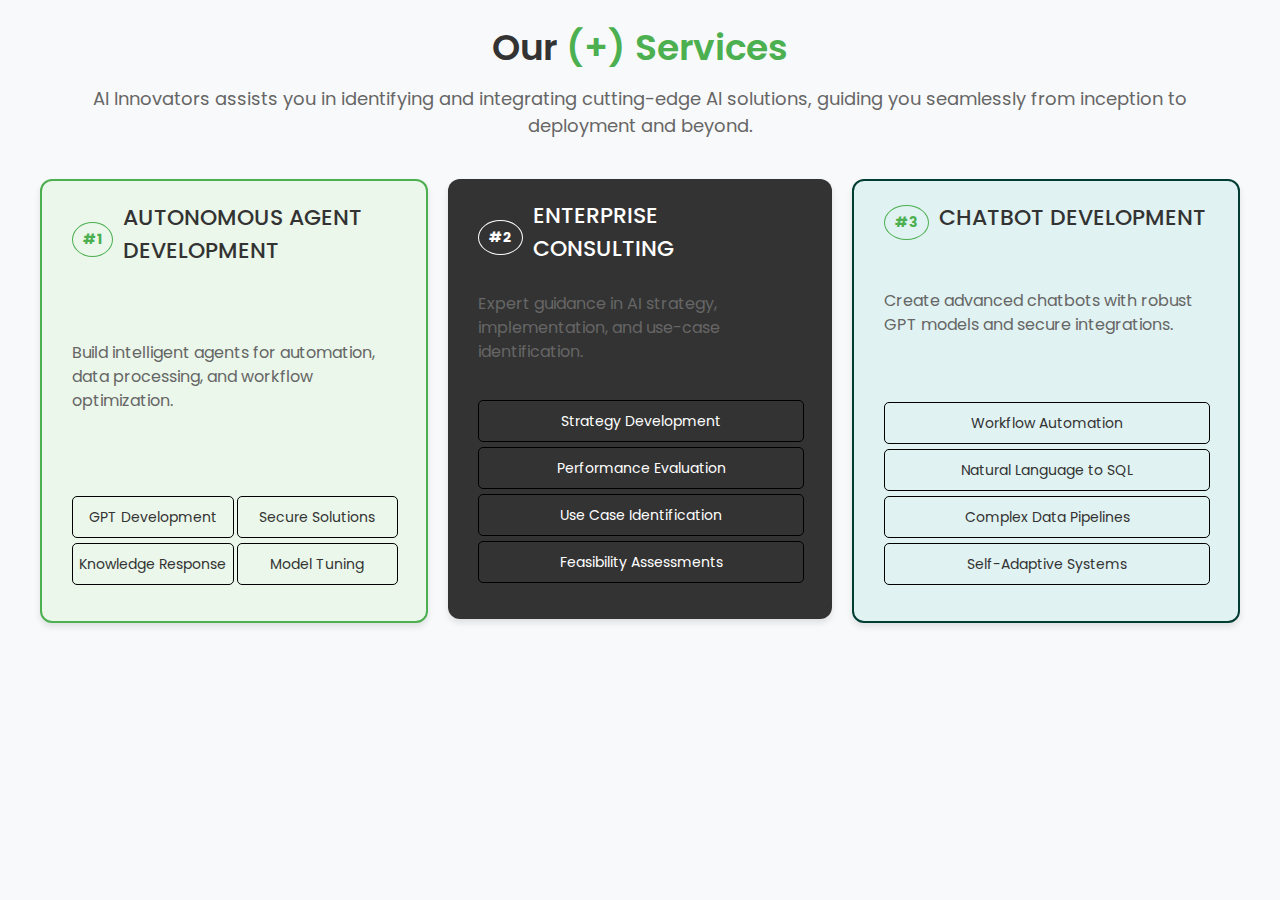
<file: ai.html>
<!DOCTYPE html>
<html lang="en">
<head>
  <meta charset="UTF-8">
  <meta name="viewport" content="width=device-width, initial-scale=1.0">
  <title>Our Services</title>
  <link href="https://fonts.googleapis.com/css2?family=Poppins:wght@400;500;600&display=swap" rel="stylesheet">
  <style>
    /* Global styles */
    body {
      margin: 0;
      font-family: 'Poppins', sans-serif;
      background-color: #f8f9fa;
      color: #333;
    }
    h1, h3 {
      margin: 0;
    }
    a {
      text-decoration: none;
      color: inherit;
    }
    .container {
      max-width: 1200px;
      margin: 0 auto;
      padding: 20px;
    }

    /* Header styles */
    .services-header {
      text-align: center;
      margin-bottom: 40px;
    }
    .services-header h1 {
      font-size: 36px;
      font-weight: 600;
    }
    .services-header p {
      font-size: 18px;
      font-weight: 400;
      color: #666;
      margin-top: 10px;
    }

    /* Services section */
    .services-grid {
      display: flex;
      gap: 20px; /* Increased gap between cards */
      justify-content: center;
      flex-wrap: wrap; /* Allow wrapping on smaller screens */
    }
    .services-card {
      flex: 1;
      border-radius: 12px;
      padding: 20px 30px;
      display: flex;
      flex-direction: column;
      justify-content: space-between;
      align-items: flex-start;
      box-shadow: 0 4px 6px rgba(0, 0, 0, 0.1);
      background: #ffffff;
      transition: transform 0.8s cubic-bezier(0.4, 0.0, 0.2, 1), box-shadow 0.8s ease; /* Slower pop effect */
      height: 400px; /* Adjusted card height to make them longer */
      max-width: 480px; /* Max width for all cards */
    }
    .services-card:hover {
      transform: translateY(-8px) scale(1.02); /* Subtle pop effect */
      box-shadow: 0 10px 20px rgba(0, 0, 0, 0.2);
    }
    .services-card:nth-child(1) {
      border: 2px solid #4caf50;
      background: #eaf7ea;
    }
    .services-card:nth-child(2) {
      background: #333;
      color: #fff;
    }
    .services-card:nth-child(3) {
      border: 2px solid #003d33;
      background: #e0f2f1;
    }

    /* Card content */
    .services-card-header {
      display: flex;
      align-items: center;
      gap: 10px;
    }
    .card-number {
      font-size: 14px;
      font-weight: bold;
      color: #4caf50;
      padding: 6px 10px;
      border-radius: 50%;
      border: 1px solid #4caf50;
    }
    .services-card h3 {
      font-size: 22px;
      font-weight: 500;
      margin-bottom: 10px;
    }
    .services-description {
      font-size: 16px;
      line-height: 1.5;
      color: #666;
      margin-bottom: 20px;
    }

    /* Services List */
    .services-list {
      list-style: none;
      padding: 0;
      display: flex;
      flex-direction: column;
      gap: 5px; /* Thin gap between buttons */
      width: 100%;
    }
    .services-list a {
      display: block;
      width: 100%; /* Full width of the container */
      text-align: center;
      padding: 12px 0; /* Adjusted padding */
      border: 1px solid #000;
      border-radius: 5px;
      font-size: 14px; /* Adjusted font size */
      line-height: 16px; /* Adjusted line height */
      transition: transform 0.2s;
      background-color: #3898ec00; /* Transparent background */
    }
    .services-list a:hover {
      background-color: rgba(0, 0, 0, 0.05);
      border-color: rgba(0, 0, 0, 0.3);
      transform: translateY(-3px); /* Subtle lift effect for buttons */
    }

    /* For the first card, buttons are displayed in two rows */
    .services-card:nth-child(1) .services-list {
      display: grid;
      grid-template-columns: 1fr 1fr; /* Two buttons per row */
      gap: 5px; /* Thin gap between buttons */
    }

    /* Responsive styles */
    @media screen and (max-width: 991px) {
      .services-grid {
        flex-direction: column;
        align-items: center;
      }
      .services-card {
        width: 100%;
        height: auto;
        margin: 10px 0;
        padding: 20px;
      }
      .services-list a {
        width: 100%;
      }
    }
  </style>
</head>
<body>
  <div class="container">
    <header class="services-header">
      <h1>Our <span style="color: #4caf50;">(+) Services</span></h1>
      <p>AI Innovators assists you in identifying and integrating cutting-edge AI solutions, guiding you seamlessly from inception to deployment and beyond.</p>
    </header>
    <div class="services-grid">
      <!-- Card 1 (Buttons in two rows) -->
      <div class="services-card">
        <div class="services-card-header">
          <span class="card-number">#1</span>
          <h3>AUTONOMOUS AGENT DEVELOPMENT</h3>
        </div>
        <p class="services-description">Build intelligent agents for automation, data processing, and workflow optimization.</p>
        <ul class="services-list">
          <li><a href="#">GPT Development</a></li>
          <li><a href="#">Secure Solutions</a></li>
          <li><a href="#">Knowledge Response</a></li>
          <li><a href="#">Model Tuning</a></li>
        </ul>
      </div>
      <!-- Card 2 -->
      <div class="services-card">
        <div class="services-card-header">
          <span class="card-number" style="color: #fff; border-color: #fff;">#2</span>
          <h3>ENTERPRISE CONSULTING</h3>
        </div>
        <p class="services-description">Expert guidance in AI strategy, implementation, and use-case identification.</p>
        <ul class="services-list">
          <li><a href="#">Strategy Development</a></li>
          <li><a href="#">Performance Evaluation</a></li>
          <li><a href="#">Use Case Identification</a></li>
          <li><a href="#">Feasibility Assessments</a></li>
        </ul>
      </div>
      <!-- Card 3 -->
      <div class="services-card">
        <div class="services-card-header">
          <span class="card-number">#3</span>
          <h3>CHATBOT DEVELOPMENT</h3>
        </div>
        <p class="services-description">Create advanced chatbots with robust GPT models and secure integrations.</p>
        <ul class="services-list">
          <li><a href="#">Workflow Automation</a></li>
          <li><a href="#">Natural Language to SQL</a></li>
          <li><a href="#">Complex Data Pipelines</a></li>
          <li><a href="#">Self-Adaptive Systems</a></li>
        </ul>
      </div>
    </div>
  </div>
</body>
</html>
</file>
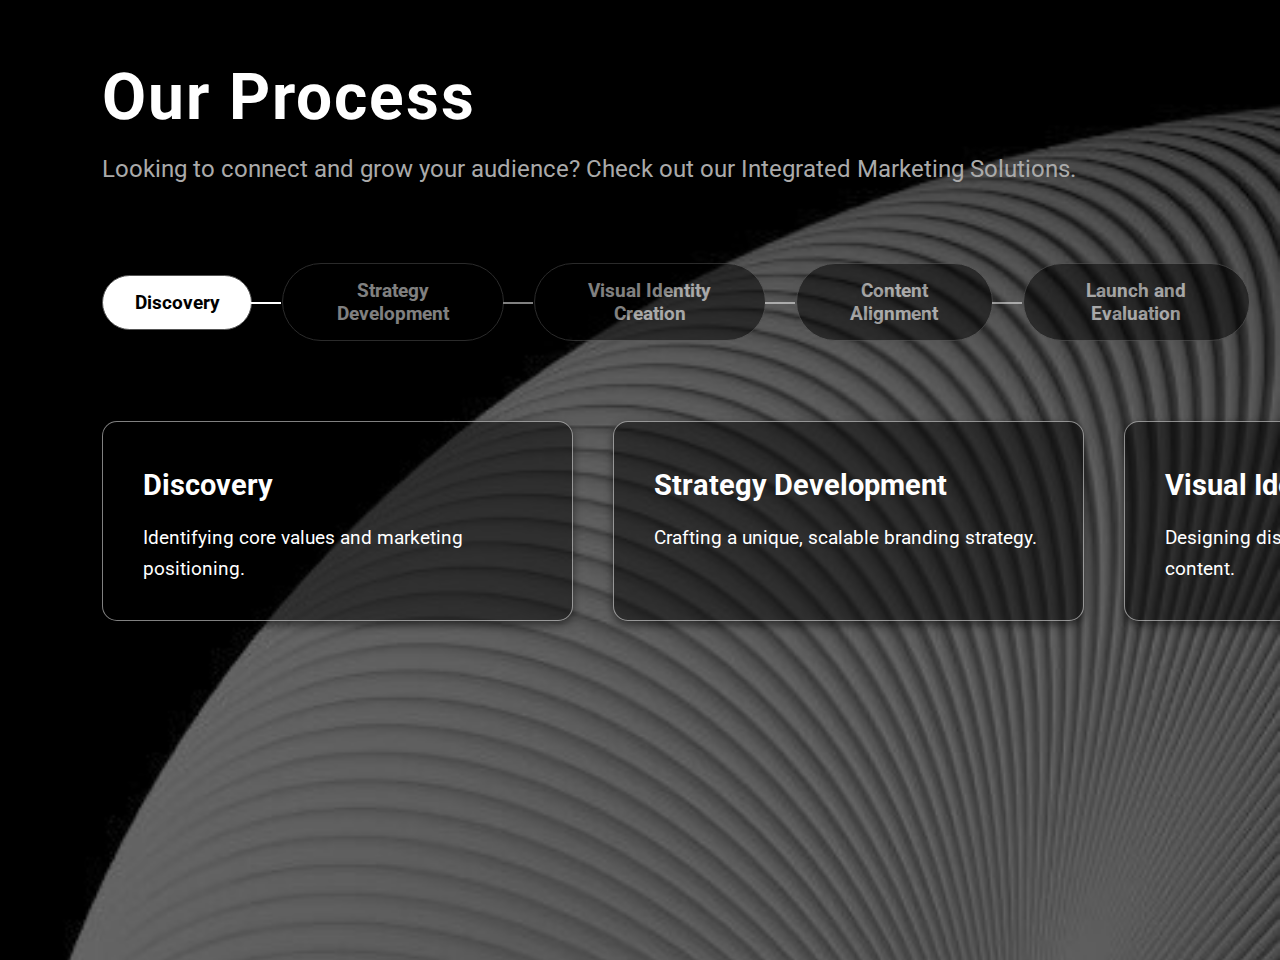
<file: eff.html>
<!DOCTYPE html>
<html lang="en">
<head>
    <meta charset="UTF-8">
    <meta name="viewport" content="width=device-width, initial-scale=1.0">
    <title>Our Process</title>
    <style>
        /* Import Roboto Font */
        @import url('https://fonts.googleapis.com/css2?family=Roboto:wght@400;500;700&display=swap');

        /* General Reset */
        * {
            margin: 0;
            padding: 0;
            box-sizing: border-box;
        }

        /* Body Styling */
        body {
            font-family: 'Roboto', sans-serif;
            background-color: #000;
            color: #fff;
            overflow: hidden;
            background-image: url('asbg.jpg');
            background-position: center top;
            background-size: cover;
            background-attachment: fixed;
            background-repeat: no-repeat;
            height: 100vh;
            transition: background-position 0.1s ease-out;
        }

        /* Title Section */
        .title-section {
            text-align: left;
            margin: 60px auto 20px;
            padding-left: 8%;
        }

        .title-section h1 {
            font-size: 4rem;
            font-weight: bold;
            margin-bottom: 20px;
            letter-spacing: 2px;
        }

        .title-section p {
            font-size: 1.5rem;
            color: #aaa;
        }

        /* Flowchart Container */
        .flowchart-container {
            display: flex;
            align-items: center;
            margin: 80px auto;
            width: 100%;
            padding-left: 8%;
            position: relative;
        }

        .flowchart-item {
            position: relative;
            z-index: 1;
            background: #000;
            border: 1px solid #555;
            border-radius: 50px;
            padding: 15px 30px;
            text-align: center;
            color: #fff;
            font-size: 1.2rem;
            font-weight: bold;
            min-width: 150px;
            margin-right: 30px;
            transition: all 1s cubic-bezier(0.25, 1, 0.5, 1);
            opacity: 0.5;
        }

        .flowchart-item.active {
            background-color: #fff;
            color: #000;
            opacity: 1;
        }

        .flowchart-item:not(:last-child)::after {
            content: "";
            position: absolute;
            top: 50%;
            right: -30px;
            width: 30px;
            height: 2px;
            background: #fff;
            z-index: 0;
        }

        /* Scrollable Content Box Container */
        .scroll-container {
            display: flex;
            gap: 40px;
            padding-left: 8%;
            margin-top: 50px;
            transition: transform 0.5s ease-out;
            width: 100%;
        }

        /* Content Box Styling */
        .content-box {
            flex: 0 0 40%;
            height: 200px;
            background-color: rgba(0, 0, 0, 0.5);
            border: 1px solid rgba(255, 255, 255, 0.5);
            border-radius: 15px;
            padding: 40px;
            box-shadow: 0 4px 8px rgba(0, 0, 0, 0.5);
            text-align: left;
            line-height: 1.6;
            color: #fff;
        }

        .content-box h3 {
            font-size: 1.8rem;
            margin-bottom: 15px;
        }

        .content-box p {
            font-size: 1.2rem;
        }

        /* Mobile Responsiveness */
        @media (max-width: 768px) {
            .flowchart-container {
                flex-direction: column;
                align-items: center;
            }

            .scroll-container {
                flex-direction: column;
                align-items: center;
                padding-left: 0;
            }

            .content-box {
                flex: 0 0 80%;
                margin-bottom: 20px;
            }
        }
    </style>
</head>
<body>
    <!-- Title Section -->
    <div class="title-section">
        <h1>Our Process</h1>
        <p>Looking to connect and grow your audience? Check out our Integrated Marketing Solutions.</p>
    </div>

    <!-- Flowchart -->
    <div class="flowchart-container">
        <div class="flowchart-item active" id="flow-1">Discovery</div>
        <div class="flowchart-item" id="flow-2">Strategy Development</div>
        <div class="flowchart-item" id="flow-3">Visual Identity Creation</div>
        <div class="flowchart-item" id="flow-4">Content Alignment</div>
        <div class="flowchart-item" id="flow-5">Launch and Evaluation</div>
    </div>

    <!-- Scrollable Content Boxes -->
    <div class="scroll-container" id="scroll-container">
        <div class="content-box" data-flow="1">
            <h3>Discovery</h3>
            <p>Identifying core values and marketing positioning.</p>
        </div>
        <div class="content-box" data-flow="2">
            <h3>Strategy Development</h3>
            <p>Crafting a unique, scalable branding strategy.</p>
        </div>
        <div class="content-box" data-flow="3">
            <h3>Visual Identity</h3>
            <p>Designing distinctive logos and visual content.</p>
        </div>
        <div class="content-box" data-flow="4">
            <h3>Content Alignment</h3>
            <p>Aligning content strategy with your brand values.</p>
        </div>
        <div class="content-box" data-flow="5">
            <h3>Launch & Evaluation</h3>
            <p>Launching campaigns and evaluating performance.</p>
        </div>
    </div>

    <script>
        const scrollContainer = document.getElementById("scroll-container");
        const flowchartItems = document.querySelectorAll(".flowchart-item");
        const contentBoxes = document.querySelectorAll(".content-box");

        let scrollProgress = 0; 
        const stepSize = 200; 
        const contentWidth = contentBoxes[0].offsetWidth + 40; 

        window.addEventListener("wheel", (event) => {
            scrollProgress += event.deltaY;

            const maxScroll = (contentBoxes.length - 1) * contentWidth;
            scrollProgress = Math.max(0, Math.min(scrollProgress, maxScroll));

            const translateX = -scrollProgress;
            scrollContainer.style.transform = `translateX(${translateX}px)`;

            const backgroundTranslate = scrollProgress * 0.1; 
            document.body.style.backgroundPosition = `center ${-backgroundTranslate}px`;

            const index = Math.round(scrollProgress / contentWidth);
            flowchartItems.forEach((item, i) => {
                item.classList.toggle("active", i === index);
            });
        });
    </script>
</body> 
</html>
</file>
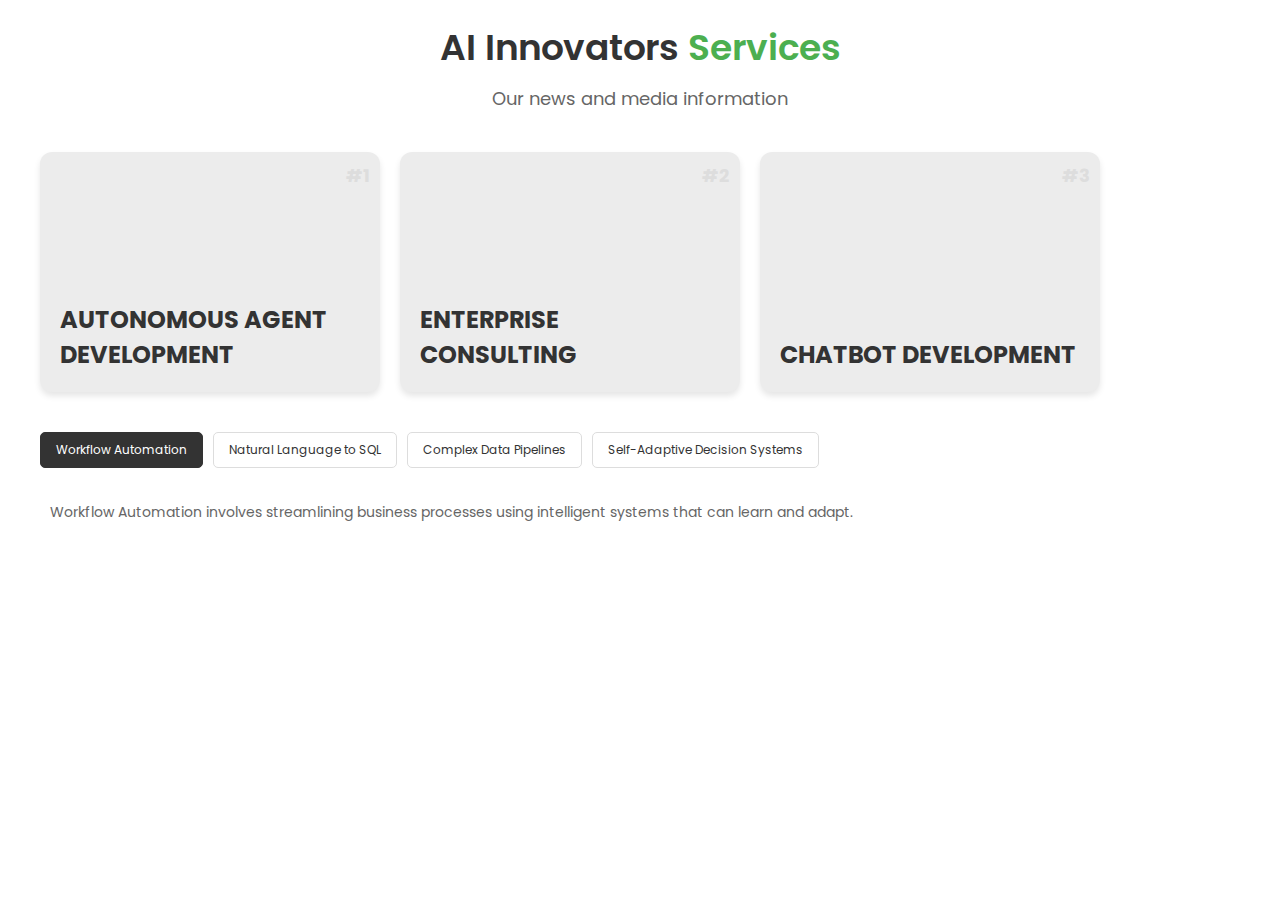
<file: ss.html>
<!DOCTYPE html>
<html lang="en">
<head>
  <meta charset="UTF-8">
  <meta name="viewport" content="width=device-width, initial-scale=1.0">
  <title>Our Services</title>
  <link href="https://fonts.googleapis.com/css2?family=Poppins:wght@400;500;600&display=swap" rel="stylesheet">
  <style>
    /* Global styles */
    body {
      margin: 0;
      font-family: 'Poppins', sans-serif;
      background-color: #fff;
      color: #333;
    }
    h1, h3 {
      margin: 0;
    }
    a {
      text-decoration: none;
      color: inherit;
    }
    .container {
      max-width: 1200px;
      margin: 0 auto;
      padding: 20px;
    }

    /* Header styles */
    .services-header {
      text-align: center;
      margin-bottom: 40px;
    }
    .services-header h1 {
      font-size: 36px;
      font-weight: 600;
      color: #333;
    }
    .services-header p {
      font-size: 18px;
      font-weight: 400;
      color: #666;
      margin-top: 10px;
    }

    /* Services section */
    .services-grid {
      display: flex;
      gap: 20px;
      justify-content: flex-start;
      flex-wrap: wrap;
      margin-bottom: 40px;
    }
    .services-card {
      position: relative;
      width: 300px;
      height: 200px;
      background-color: #ececec; /* Updated to match home page background color */
      border-radius: 12px;
      padding: 20px;
      display: flex;
      flex-direction: column;
      justify-content: flex-end;
      align-items: flex-start;
      box-shadow: 0 4px 6px rgba(0, 0, 0, 0.1);
      transition: transform 0.3s, box-shadow 0.3s;
      cursor: pointer;
      z-index: 1;
    }
    /* Removed hover effect to ensure size remains when clicked */
    .services-card:hover {
      transform: scale(1.05);
      box-shadow: 0 10px 20px rgba(0, 0, 0, 0.2);
    }
    .services-card h3 {
      font-size: 24px;
      font-weight: bold;
      color: #333;
    }

    /* Hashtag and number */
    .services-card span {
      position: absolute;
      top: 10px;
      right: 10px;
      background-color: transparent;
      color: #ddd; /* Set color to blend with the background */
      font-weight: bold;
      font-size: 18px;
    }

    /* Active card effect */
    .services-card.active {
      transform: scale(1.1); /* Pop-out effect (larger size) */
      box-shadow: 0 12px 24px rgba(0, 0, 0, 0.3);
      z-index: 2;
    }

    /* Service list section */
    .service-buttons {
      display: none;
      flex-wrap: wrap;
      gap: 10px;
      margin-top: 20px;
    }
    .service-buttons a {
      padding: 8px 15px;
      background-color: #fff;
      color: #333;
      border-radius: 5px;
      text-align: center;
      font-size: 12px; /* Reduced font size */
      transition: background-color 0.3s, color 0.3s;
      border: 1px solid #ddd;
      display: inline-block;
    }
    .service-buttons a:hover {
      background-color: #f1f1f1;
    }
    .service-buttons a.active {
      background-color: #333;
      color: #fff;
      border: 1px solid #333;
    }

    .service-description {
      margin-top: 10px;
      padding: 10px;
      background-color: #fff;
      border-radius: 5px;
      display: none;
    }

    .service-description p {
      font-size: 14px;
      color: #666;
    }

    /* Responsive styles */
    @media screen and (max-width: 991px) {
      .services-grid {
        flex-direction: column;
        align-items: center;
      }
      .services-card {
        width: 100%;
        height: auto;
        margin: 10px 0;
        padding: 20px;
      }
    }

    @media screen and (max-width: 768px) {
      .services-grid {
        justify-content: center; /* Center the items */
        gap: 15px; /* Smaller gap between cards */
      }
      .services-card {
        width: 80%; /* Cards occupy more space on smaller screens */
        margin: 10px 0;
      }
    }
  </style>
</head>
<body>
  <div class="container">
    <header class="services-header">
      <h1>AI Innovators <span style="color: #4caf50;">Services</span></h1>
      <p>Our news and media information</p>
    </header>

    <!-- Services Grid -->
    <div class="services-grid">
      <!-- Card 1 (Click to reveal service buttons) -->
      <div class="services-card" id="service1" onclick="toggleService('service1')">
        <span>#1</span>
        <h3>AUTONOMOUS AGENT DEVELOPMENT</h3>
      </div>

      <!-- Card 2 (Click to reveal service buttons) -->
      <div class="services-card" id="service2" onclick="toggleService('service2')">
        <span>#2</span>
        <h3>ENTERPRISE CONSULTING</h3>
      </div>

      <!-- Card 3 (Click to reveal service buttons) -->
      <div class="services-card" id="service3" onclick="toggleService('service3')">
        <span>#3</span>
        <h3>CHATBOT DEVELOPMENT</h3>
      </div>
    </div>

    <!-- Service Buttons Section -->
    <div class="service-buttons" id="service1-buttons">
      <a href="#" onclick="toggleActiveButton(this); showDescription('desc1')" class="active">Workflow Automation</a>
      <a href="#" onclick="toggleActiveButton(this); showDescription('desc2')">Natural Language to SQL</a>
      <a href="#" onclick="toggleActiveButton(this); showDescription('desc3')">Complex Data Pipelines</a>
      <a href="#" onclick="toggleActiveButton(this); showDescription('desc4')">Self-Adaptive Decision Systems</a>
    </div>

    <div class="service-buttons" id="service2-buttons">
      <a href="#" onclick="toggleActiveButton(this); showDescription('desc5')">Strategy Development</a>
      <a href="#" onclick="toggleActiveButton(this); showDescription('desc6')">Performance Evaluation</a>
      <a href="#" onclick="toggleActiveButton(this); showDescription('desc7')">Use Case Identification</a>
      <a href="#" onclick="toggleActiveButton(this); showDescription('desc8')">Feasibility Assessments</a>
    </div>

    <div class="service-buttons" id="service3-buttons">
      <a href="#" onclick="toggleActiveButton(this); showDescription('desc9')">Workflow Automation</a>
      <a href="#" onclick="toggleActiveButton(this); showDescription('desc10')">Natural Language to SQL</a>
      <a href="#" onclick="toggleActiveButton(this); showDescription('desc11')">Complex Data Pipelines</a>
      <a href="#" onclick="toggleActiveButton(this); showDescription('desc12')">Self-Adaptive Systems</a>
    </div>

    <!-- Service Descriptions -->
    <div id="desc1" class="service-description" style="display: block;">
      <p>Workflow Automation involves streamlining business processes using intelligent systems that can learn and adapt.</p>
    </div>
    <div id="desc2" class="service-description">
      <p>Natural Language to SQL enables users to convert natural language queries into SQL statements for easy database access.</p>
    </div>
    <div id="desc3" class="service-description">
      <p>Complex Data Pipelines enable efficient data processing and transformation across various systems and platforms.</p>
    </div>
    <div id="desc4" class="service-description">
      <p>Self-Adaptive Decision Systems allow systems to make data-driven decisions autonomously, adapting to changing conditions.</p>
    </div>
    <div id="desc5" class="service-description">
      <p>Strategy Development involves creating tailored strategies for clients to achieve sustainable growth and success.</p>
    </div>
    <div id="desc6" class="service-description">
      <p>Performance Evaluation assesses the effectiveness of business strategies and operational efficiencies.</p>
    </div>
    <div id="desc7" class="service-description">
      <p>Use Case Identification helps clients identify critical areas for automation and optimization in their operations.</p>
    </div>
    <div id="desc8" class="service-description">
      <p>Feasibility Assessments evaluate the practicality and potential success of proposed business initiatives.</p>
    </div>
    <div id="desc9" class="service-description">
      <p>Workflow Automation helps streamline repetitive tasks and improve efficiency in everyday operations.</p>
    </div>
    <div id="desc10" class="service-description">
      <p>Natural Language to SQL enables easy database query execution using human language commands.</p>
    </div>
    <div id="desc11" class="service-description">
      <p>Complex Data Pipelines enable businesses to process vast amounts of data in real-time for actionable insights.</p>
    </div>
    <div id="desc12" class="service-description">
      <p>Self-Adaptive Systems empower businesses to make intelligent decisions without constant manual intervention.</p>
    </div>
  </div>

  <script>
    var currentActiveCard = null; // Track currently selected card

    // Function to toggle visibility of service buttons for a specific service
    function toggleService(serviceId) {
      var selectedCard = document.getElementById(serviceId);

      // Only change the state if the card clicked is different from the current active card
      if (currentActiveCard && currentActiveCard !== selectedCard) {
        currentActiveCard.classList.remove('active');
      }

      selectedCard.classList.toggle('active');
      currentActiveCard = selectedCard;

      // Toggle the visibility of the service buttons
      var allButtonSections = document.querySelectorAll('.service-buttons');
      allButtonSections.forEach(function(section) {
        section.style.display = 'none';
      });

      var selectedButtons = document.getElementById(serviceId + '-buttons');
      selectedButtons.style.display = 'flex'; // Show the service buttons for clicked service
    }

    // Function to toggle active class for buttons (click effect)
    function toggleActiveButton(button) {
      var buttons = document.querySelectorAll('.service-buttons a');
      buttons.forEach(function(btn) {
        btn.classList.remove('active');
      });
      button.classList.add('active');
    }

    // Function to show description for the clicked button
    function showDescription(descriptionId) {
      var allDescriptions = document.querySelectorAll('.service-description');
      allDescriptions.forEach(function(desc) {
        desc.style.display = 'none';
      });

      var description = document.getElementById(descriptionId);
      description.style.display = 'block';
    }

    // On page load, show the first service's buttons and description
    window.onload = function() {
      document.getElementById('service1-buttons').style.display = 'flex';
      var firstButton = document.querySelector('#service1-buttons a');
      firstButton.classList.add('active');
      document.getElementById('desc1').style.display = 'block';
    }
  </script>
</body>
</html>
</file>
